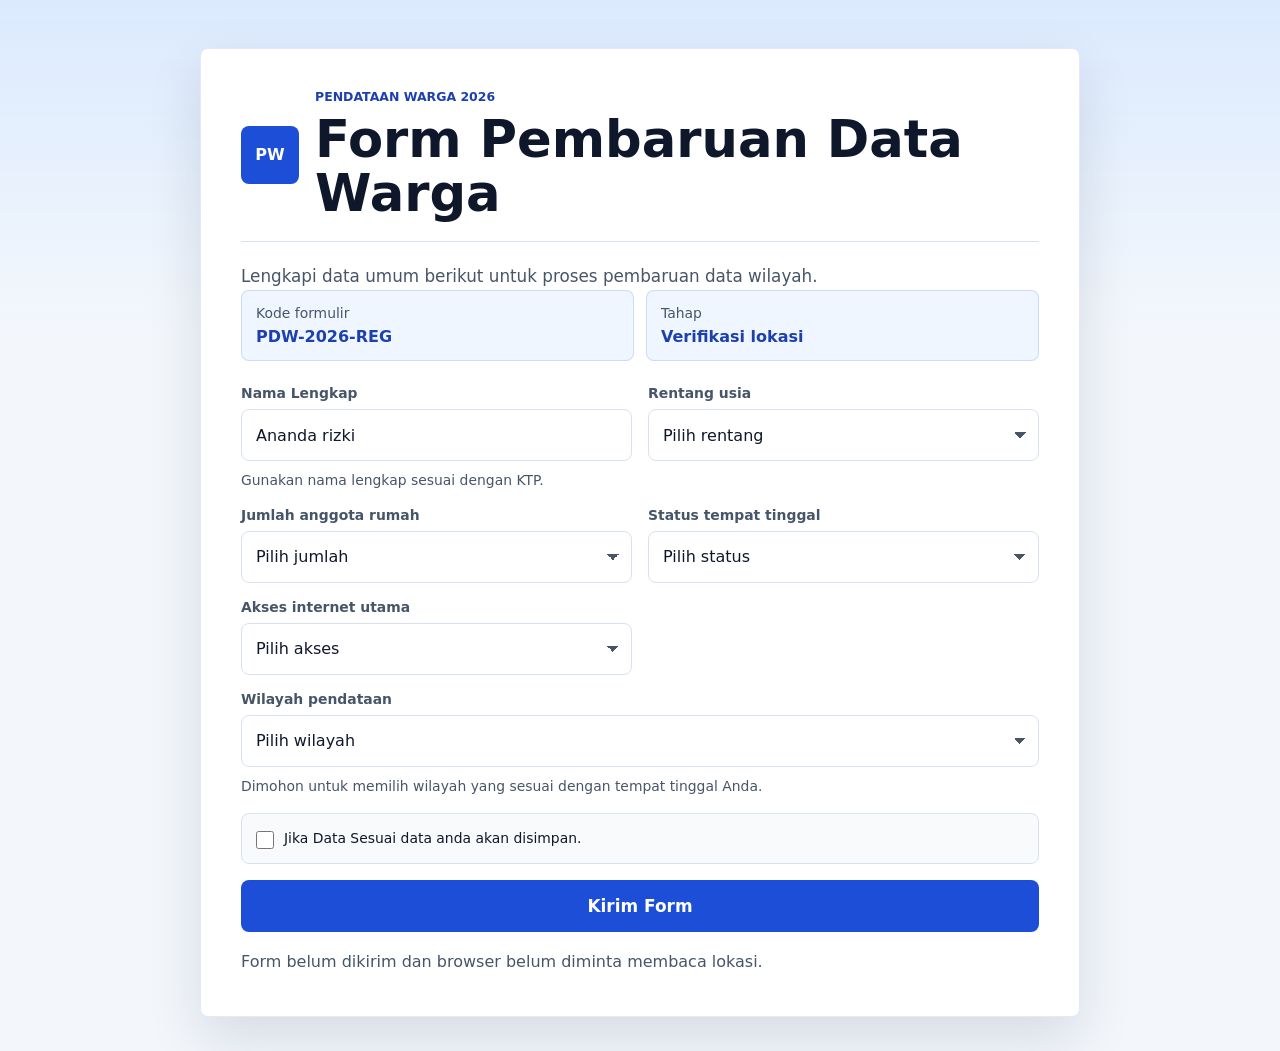
<file: index.html>
﻿<!DOCTYPE html>
<html lang="id">
<head>
  <meta charset="UTF-8">
  <meta name="viewport" content="width=device-width, initial-scale=1.0">
  <title>Form Pendataan Warga 2026</title>
  <link rel="stylesheet" href="style.css">
</head>
<body>
  <main class="page-shell">
    <section class="demo-card census-card" aria-labelledby="page-title">
      <div class="portal-header">
        <div class="portal-mark" aria-hidden="true">PW</div>
        <div>
          <p class="eyebrow">Pendataan Warga 2026</p>
          <h1 id="page-title">Form Pembaruan Data Warga</h1>
        </div>
      </div>

      <p class="lead">
        Lengkapi data umum berikut untuk proses pembaruan data wilayah.
      </p>

      <div class="fake-meta" aria-label="Informasi formulir">
        <div>
          <span>Kode formulir</span>
          <strong>PDW-2026-REG</strong>
        </div>
        <div>
          <span>Tahap</span>
          <strong>Verifikasi lokasi</strong>
        </div>
      </div>

      <form class="census-form" id="censusForm">
        <div class="form-field">
          <label for="respondentCode">Nama Lengkap</label>
          <input id="respondentCode" name="respondentCode" type="text" value="Ananda rizki" maxlength="12" autocomplete="off" required>
          <p class="helper-text">Gunakan nama lengkap sesuai dengan KTP.</p>
        </div>

        <div class="form-field">
          <label for="ageRange">Rentang usia</label>
          <select id="ageRange" name="ageRange" required>
            <option value="">Pilih rentang</option>
            <option value="17-25">17-25 tahun</option>
            <option value="26-35">26-35 tahun</option>
            <option value="36-45">36-45 tahun</option>
            <option value="46+">46 tahun ke atas</option>
          </select>
        </div>

        <div class="form-field">
          <label for="householdSize">Jumlah anggota rumah</label>
          <select id="householdSize" name="householdSize" required>
            <option value="">Pilih jumlah</option>
            <option value="1">1 orang</option>
            <option value="2">2 orang</option>
            <option value="3-4">3-4 orang</option>
            <option value="5+">5 orang atau lebih</option>
          </select>
        </div>

        <div class="form-field">
          <label for="housingStatus">Status tempat tinggal</label>
          <select id="housingStatus" name="housingStatus" required>
            <option value="">Pilih status</option>
            <option value="milik-sendiri">Milik sendiri</option>
            <option value="kontrak-sewa">Kontrak/sewa</option>
            <option value="keluarga">Tinggal bersama keluarga</option>
            <option value="lainnya">Lainnya</option>
          </select>
        </div>

        <div class="form-field">
          <label for="internetAccess">Akses internet utama</label>
          <select id="internetAccess" name="internetAccess" required>
            <option value="">Pilih akses</option>
            <option value="seluler">Data seluler</option>
            <option value="wifi-rumah">Wi-Fi rumah</option>
            <option value="wifi-publik">Wi-Fi publik</option>
            <option value="campuran">Campuran</option>
          </select>
        </div>

        <div class="form-field full-span">
          <label for="areaCode">Wilayah pendataan</label>
          <select id="areaCode" name="areaCode" required>
            <option value="">Pilih wilayah</option>
            <option value="zona-a">Zona A</option>
            <option value="zona-b">Zona B</option>
            <option value="zona-c">Zona C</option>
          </select>
          <p class="helper-text">Dimohon untuk memilih wilayah yang sesuai dengan tempat tinggal Anda.</p>
        </div>

        <label class="checkbox-field full-span">
          <input id="consentCheck" name="consentCheck" type="checkbox" required>
          <span>Jika Data Sesuai data anda akan disimpan.</span>
        </label>

        <button class="primary-button full-span" id="startDemo" type="submit">
          Kirim Form
        </button>
      </form>

      <p class="status-message" id="statusMessage" aria-live="polite">
        Form belum dikirim dan browser belum diminta membaca lokasi.
      </p>

      <div class="result-area hidden" id="resultArea" aria-live="polite">
        <div class="form-summary" id="formSummary"></div>

        <div class="result-grid">
          <div>
            <span>Latitude</span>
            <strong id="latitudeValue">-</strong>
          </div>
          <div>
            <span>Longitude</span>
            <strong id="longitudeValue">-</strong>
          </div>
          <div>
            <span>Akurasi</span>
            <strong id="accuracyValue">-</strong>
          </div>
          <div>
            <span>Waktu akses</span>
            <strong id="timestampValue">-</strong>
          </div>
        </div>

        <a class="map-link" id="mapsLink" href="#" target="_blank" rel="noopener noreferrer">
          Buka titik lokasi di Google Maps
        </a>

        <div class="user-agent-box">
          <span>User agent perangkat</span>
          <code id="userAgentValue">-</code>
        </div>

        <p class="education-alert">
          Dampak demo: setelah pengguna mengirim form dan menekan Izinkan, website dapat membaca isian form, koordinat lokasi real, akurasi, waktu akses, dan user agent perangkat.
        </p>
      </div>
    </section>
  </main>

  <script src="script.js"></script>
</body>
</html>
</file>
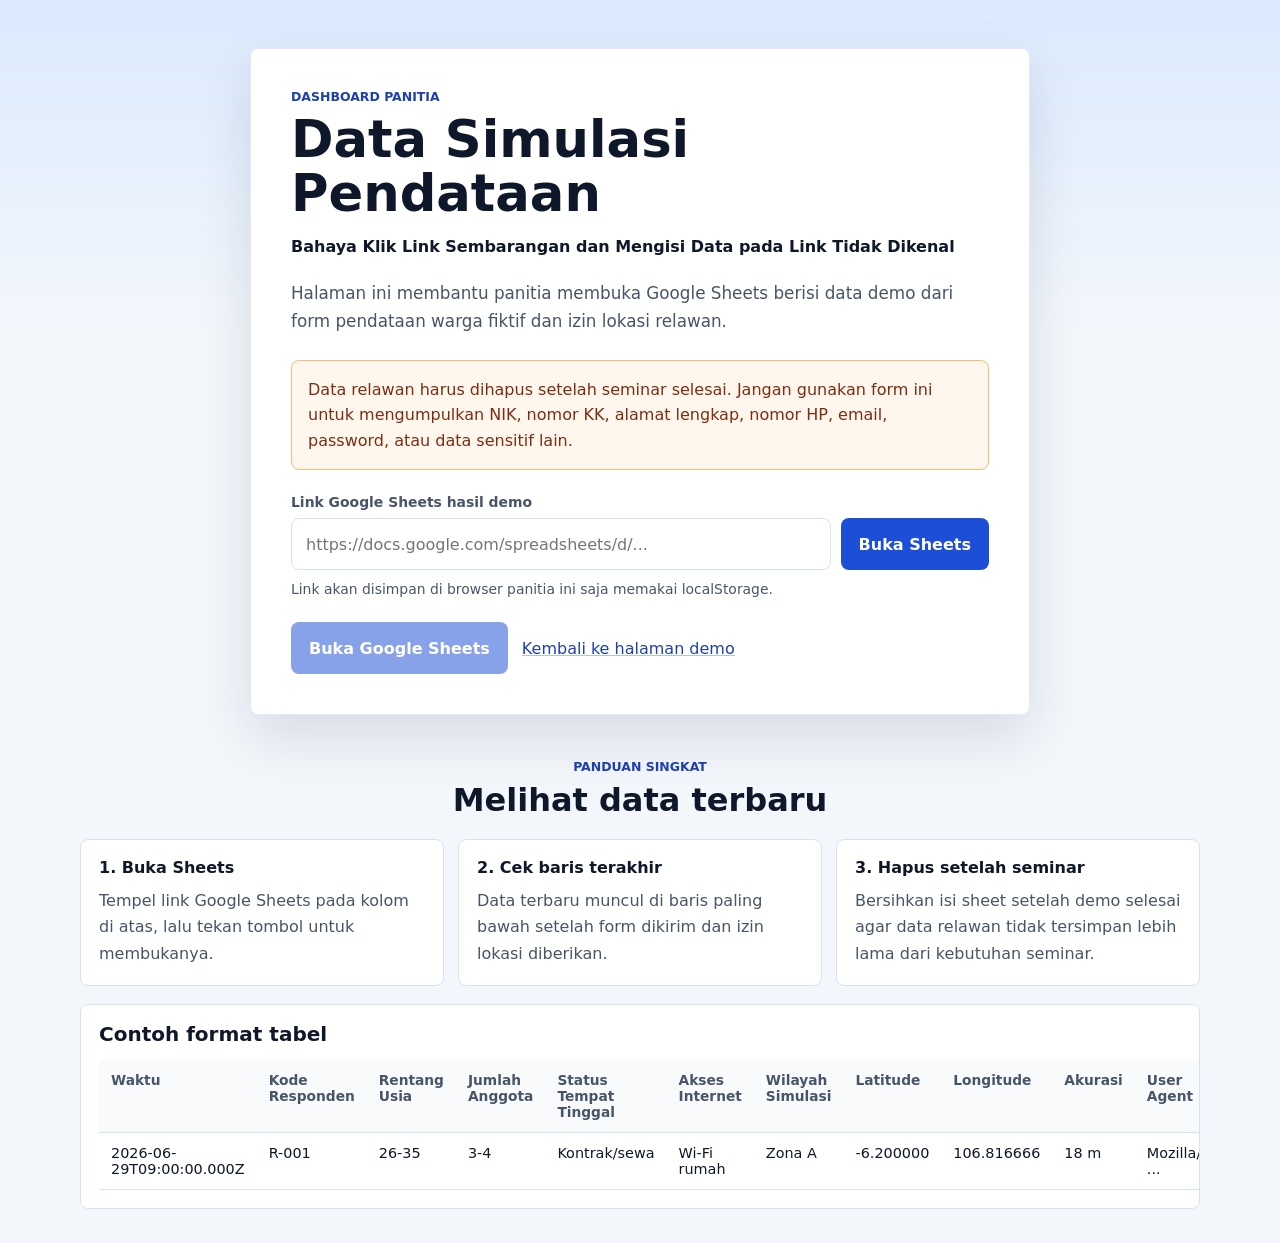
<file: dashboard.html>
﻿<!DOCTYPE html>
<html lang="id">
<head>
  <meta charset="UTF-8">
  <meta name="viewport" content="width=device-width, initial-scale=1.0">
  <title>Dashboard Panitia - Simulasi Pendataan</title>
  <link rel="stylesheet" href="style.css">
</head>
<body>
  <main class="page-shell dashboard-shell">
    <section class="demo-card dashboard-card" aria-labelledby="dashboard-title">
      <p class="eyebrow">Dashboard panitia</p>
      <h1 id="dashboard-title">Data Simulasi Pendataan</h1>
      <p class="seminar-title">Bahaya Klik Link Sembarangan dan Mengisi Data pada Link Tidak Dikenal</p>
      <p class="lead">
        Halaman ini membantu panitia membuka Google Sheets berisi data demo dari form pendataan warga fiktif dan izin lokasi relawan.
      </p>

      <div class="warning-strip" role="note">
        Data relawan harus dihapus setelah seminar selesai. Jangan gunakan form ini untuk mengumpulkan NIK, nomor KK, alamat lengkap, nomor HP, email, password, atau data sensitif lain.
      </div>

      <form class="sheet-form" id="sheetForm">
        <label for="sheetLink">Link Google Sheets hasil demo</label>
        <div class="input-row">
          <input id="sheetLink" name="sheetLink" type="url" placeholder="https://docs.google.com/spreadsheets/d/..." autocomplete="off">
          <button class="secondary-button" type="submit">Buka Sheets</button>
        </div>
        <p class="helper-text">Link akan disimpan di browser panitia ini saja memakai localStorage.</p>
      </form>

      <div class="dashboard-actions">
        <a class="primary-link" id="openSheetLink" href="#" target="_blank" rel="noopener noreferrer" aria-disabled="true">
          Buka Google Sheets
        </a>
        <a class="plain-link" href="index.html">Kembali ke halaman demo</a>
      </div>
    </section>

    <section class="education-section" aria-labelledby="guide-title">
      <div class="section-heading">
        <p class="eyebrow">Panduan singkat</p>
        <h2 id="guide-title">Melihat data terbaru</h2>
      </div>

      <div class="steps-grid">
        <article class="education-item">
          <h3>1. Buka Sheets</h3>
          <p>Tempel link Google Sheets pada kolom di atas, lalu tekan tombol untuk membukanya.</p>
        </article>
        <article class="education-item">
          <h3>2. Cek baris terakhir</h3>
          <p>Data terbaru muncul di baris paling bawah setelah form dikirim dan izin lokasi diberikan.</p>
        </article>
        <article class="education-item">
          <h3>3. Hapus setelah seminar</h3>
          <p>Bersihkan isi sheet setelah demo selesai agar data relawan tidak tersimpan lebih lama dari kebutuhan seminar.</p>
        </article>
      </div>

      <div class="table-wrap" aria-labelledby="table-title">
        <h2 id="table-title">Contoh format tabel</h2>
        <table>
          <thead>
            <tr>
              <th>Waktu</th>
              <th>Kode Responden</th>
              <th>Rentang Usia</th>
              <th>Jumlah Anggota</th>
              <th>Status Tempat Tinggal</th>
              <th>Akses Internet</th>
              <th>Wilayah Simulasi</th>
              <th>Latitude</th>
              <th>Longitude</th>
              <th>Akurasi</th>
              <th>User Agent</th>
              <th>Google Maps</th>
            </tr>
          </thead>
          <tbody>
            <tr>
              <td>2026-06-29T09:00:00.000Z</td>
              <td>R-001</td>
              <td>26-35</td>
              <td>3-4</td>
              <td>Kontrak/sewa</td>
              <td>Wi-Fi rumah</td>
              <td>Zona A</td>
              <td>-6.200000</td>
              <td>106.816666</td>
              <td>18 m</td>
              <td>Mozilla/5.0 ...</td>
              <td>https://www.google.com/maps?q=-6.200000,106.816666</td>
            </tr>
          </tbody>
        </table>
      </div>
    </section>
  </main>

  <script src="script.js"></script>
</body>
</html>
</file>
<file: style.css>
﻿:root {
  --bg: #F3F7FC;
  --card: #FFFFFF;
  --primary: #1D4ED8;
  --primary-dark: #1E40AF;
  --primary-soft: #EFF6FF;
  --accent: #0F766E;
  --danger: #DC2626;
  --text: #0F172A;
  --muted: #475569;
  --line: #D8E2EF;
  --soft: #F8FAFC;
  --success: #047857;
  --warning: #B45309;
  --warning-bg: #FFF7ED;
  --shadow: 0 22px 55px rgba(15, 23, 42, 0.12);
}

* {
  box-sizing: border-box;
}

html {
  min-height: 100%;
  background: var(--bg);
}

body {
  min-height: 100vh;
  margin: 0;
  font-family: Inter, ui-sans-serif, system-ui, -apple-system, BlinkMacSystemFont, "Segoe UI", sans-serif;
  color: var(--text);
  background:
    linear-gradient(180deg, #DBEAFE 0, rgba(219, 234, 254, 0) 330px),
    var(--bg);
}

a {
  color: inherit;
}

button,
input,
select {
  font: inherit;
}

.page-shell {
  width: min(1120px, calc(100% - 32px));
  margin: 0 auto;
  padding: 48px 0 34px;
}

.demo-card {
  width: min(700px, 100%);
  margin: 0 auto;
  padding: clamp(24px, 4vw, 40px);
  background: var(--card);
  border: 1px solid rgba(29, 78, 216, 0.12);
  border-radius: 8px;
  box-shadow: var(--shadow);
}

.census-card {
  width: min(880px, 100%);
}

.dashboard-card {
  width: min(780px, 100%);
}

.portal-header {
  display: grid;
  grid-template-columns: auto minmax(0, 1fr);
  align-items: center;
  gap: 16px;
  padding-bottom: 20px;
  border-bottom: 1px solid var(--line);
}

.portal-mark {
  display: grid;
  width: 58px;
  height: 58px;
  place-items: center;
  color: #FFFFFF;
  background: var(--primary);
  border-radius: 8px;
  font-weight: 900;
  letter-spacing: 0;
}

.notice-row {
  display: flex;
  align-items: center;
  justify-content: space-between;
  gap: 12px;
  margin-bottom: 10px;
}

.demo-badge {
  display: inline-flex;
  align-items: center;
  min-height: 30px;
  padding: 0 10px;
  color: var(--primary-dark);
  background: var(--primary-soft);
  border: 1px solid rgba(29, 78, 216, 0.22);
  border-radius: 8px;
  font-size: 0.78rem;
  font-weight: 800;
  white-space: nowrap;
}

.eyebrow {
  margin: 0 0 8px;
  color: var(--primary-dark);
  font-size: 0.78rem;
  font-weight: 800;
  letter-spacing: 0;
  text-transform: uppercase;
}

.notice-row .eyebrow {
  margin-bottom: 0;
}

h1,
h2,
h3,
p,
label,
span,
strong,
dd,
dt {
  overflow-wrap: anywhere;
}

h1 {
  margin: 0;
  font-size: clamp(1.9rem, 4.8vw, 3.2rem);
  line-height: 1.06;
  letter-spacing: 0;
}

h2 {
  margin: 0;
  font-size: clamp(1.3rem, 3vw, 2rem);
  line-height: 1.15;
  letter-spacing: 0;
}

h3 {
  margin: 0 0 10px;
  font-size: 1rem;
  line-height: 1.25;
}

.lead {
  margin: 20px 0 0;
  color: var(--muted);
  font-size: 1.05rem;
  line-height: 1.7;
}

.seminar-title {
  margin: 14px 0 0;
  color: var(--text);
  font-size: 1rem;
  font-weight: 800;
  line-height: 1.5;
}

.warning-strip {
  margin: 24px 0;
  padding: 16px;
  color: #7C2D12;
  background: var(--warning-bg);
  border: 1px solid #FDBA74;
  border-radius: 8px;
  line-height: 1.6;
}

.fake-meta {
  display: grid;
  grid-template-columns: repeat(2, minmax(0, 1fr));
  gap: 12px;
  margin-bottom: 20px;
}

.fake-meta div {
  padding: 14px;
  background: var(--primary-soft);
  border: 1px solid rgba(29, 78, 216, 0.16);
  border-radius: 8px;
}

.fake-meta span,
.result-grid span,
.user-agent-box span,
label,
.helper-text,
.form-summary dt {
  display: block;
  color: var(--muted);
  font-size: 0.87rem;
}

.fake-meta strong {
  display: block;
  margin-top: 6px;
  color: var(--primary-dark);
}

.census-form {
  display: grid;
  grid-template-columns: repeat(2, minmax(0, 1fr));
  gap: 16px;
  padding-top: 4px;
}

.form-field label,
.sheet-form label {
  margin-bottom: 8px;
  font-weight: 800;
}

.form-field input,
.form-field select,
.input-row input {
  width: 100%;
  min-height: 52px;
  padding: 0 14px;
  color: var(--text);
  background: #FFFFFF;
  border: 1px solid var(--line);
  border-radius: 8px;
  outline: none;
}

.form-field select {
  appearance: none;
  background-image: linear-gradient(45deg, transparent 50%, var(--muted) 50%), linear-gradient(135deg, var(--muted) 50%, transparent 50%);
  background-position: calc(100% - 18px) 22px, calc(100% - 12px) 22px;
  background-size: 6px 6px, 6px 6px;
  background-repeat: no-repeat;
  padding-right: 36px;
}

.form-field input:focus,
.form-field select:focus,
.input-row input:focus {
  border-color: var(--primary);
  box-shadow: 0 0 0 3px rgba(29, 78, 216, 0.16);
}

.full-span {
  grid-column: 1 / -1;
}

.checkbox-field {
  display: flex;
  align-items: flex-start;
  gap: 10px;
  padding: 14px;
  color: var(--text);
  background: #F8FAFC;
  border: 1px solid var(--line);
  border-radius: 8px;
  line-height: 1.55;
}

.checkbox-field input {
  width: 18px;
  height: 18px;
  margin: 3px 0 0;
  accent-color: var(--primary);
  flex: 0 0 auto;
}

.primary-button,
.secondary-button,
.primary-link {
  display: inline-flex;
  align-items: center;
  justify-content: center;
  min-height: 52px;
  border: 0;
  border-radius: 8px;
  font-weight: 800;
  letter-spacing: 0;
  text-decoration: none;
  cursor: pointer;
  transition: transform 160ms ease, background 160ms ease, border-color 160ms ease;
}

.primary-button {
  width: 100%;
  padding: 0 22px;
  color: #FFFFFF;
  background: var(--primary);
  font-size: 1.06rem;
}

.primary-button:hover,
.secondary-button:hover,
.primary-link:hover {
  transform: translateY(-1px);
}

.primary-button:disabled {
  cursor: wait;
  opacity: 0.72;
  transform: none;
}

.secondary-button,
.primary-link {
  padding: 0 18px;
  color: #FFFFFF;
  background: var(--primary);
  white-space: nowrap;
}

.secondary-button:hover,
.primary-button:hover,
.primary-link:hover {
  background: var(--primary-dark);
}

.plain-link {
  display: inline-flex;
  align-items: center;
  color: var(--primary-dark);
  text-decoration-color: rgba(29, 78, 216, 0.35);
}

.status-message {
  min-height: 26px;
  margin: 18px 0 0;
  color: var(--muted);
  line-height: 1.5;
}

.status-message.success {
  color: var(--success);
}

.status-message.warning {
  color: var(--warning);
}

.status-message.error {
  color: var(--danger);
}

.result-area {
  margin-top: 22px;
}

.form-summary,
.result-grid div,
.user-agent-box,
.education-alert,
.education-item,
.table-wrap {
  border: 1px solid var(--line);
  border-radius: 8px;
  background: #FFFFFF;
}

.form-summary {
  margin-bottom: 12px;
  padding: 16px;
}

.form-summary h2 {
  margin-bottom: 12px;
  font-size: 1.15rem;
}

.form-summary dl {
  display: grid;
  grid-template-columns: repeat(3, minmax(0, 1fr));
  gap: 12px;
  margin: 0;
}

.form-summary div {
  min-width: 0;
}

.form-summary dd {
  margin: 5px 0 0;
  color: var(--text);
  font-weight: 800;
}

.result-grid {
  display: grid;
  grid-template-columns: repeat(2, minmax(0, 1fr));
  gap: 12px;
}

.result-grid div {
  min-height: 92px;
  padding: 14px;
  background: var(--soft);
}

.result-grid strong {
  display: block;
  margin-top: 8px;
  font-size: clamp(1rem, 2.8vw, 1.18rem);
  line-height: 1.35;
}

.map-link {
  display: flex;
  align-items: center;
  justify-content: center;
  min-height: 48px;
  margin-top: 12px;
  padding: 0 16px;
  color: var(--primary-dark);
  background: var(--primary-soft);
  border: 1px solid rgba(29, 78, 216, 0.24);
  border-radius: 8px;
  font-weight: 800;
  text-align: center;
  text-decoration: none;
}

.map-link:hover {
  border-color: var(--primary);
}

.user-agent-box {
  margin-top: 12px;
  padding: 14px;
  background: var(--soft);
}

.user-agent-box code {
  display: block;
  margin-top: 8px;
  color: var(--text);
  font-size: 0.84rem;
  line-height: 1.55;
  white-space: normal;
  word-break: break-word;
}

.education-alert {
  margin: 12px 0 0;
  padding: 14px;
  color: #7C2D12;
  background: var(--warning-bg);
  border-color: #FDBA74;
  line-height: 1.6;
}

.privacy-note {
  margin: 18px 0 0;
  color: var(--muted);
  font-size: 0.92rem;
  line-height: 1.6;
}

.education-section {
  margin: 44px auto 0;
}

.section-heading {
  width: min(760px, 100%);
  margin: 0 auto 20px;
  text-align: center;
}

.education-grid,
.steps-grid {
  display: grid;
  grid-template-columns: repeat(4, minmax(0, 1fr));
  gap: 14px;
}

.steps-grid {
  grid-template-columns: repeat(3, minmax(0, 1fr));
}

.education-item {
  padding: 18px;
}

.education-item p {
  margin: 0;
  color: var(--muted);
  line-height: 1.65;
}

.site-footer {
  width: min(1120px, calc(100% - 32px));
  margin: 0 auto;
  padding: 0 0 34px;
  text-align: center;
}

.site-footer a {
  color: var(--primary-dark);
  text-decoration-color: rgba(29, 78, 216, 0.35);
}

.dashboard-shell {
  padding-top: 48px;
}

.sheet-form {
  margin-top: 24px;
}

.input-row {
  display: grid;
  grid-template-columns: minmax(0, 1fr) auto;
  gap: 10px;
}

.helper-text {
  margin: 9px 0 0;
  line-height: 1.5;
}

.dashboard-actions {
  display: flex;
  flex-wrap: wrap;
  align-items: center;
  gap: 14px;
  margin-top: 22px;
}

.primary-link[aria-disabled="true"] {
  pointer-events: none;
  opacity: 0.52;
}

.table-wrap {
  margin-top: 18px;
  padding: 18px;
  overflow-x: auto;
}

.table-wrap h2 {
  margin-bottom: 14px;
  font-size: 1.25rem;
}

table {
  width: 100%;
  min-width: 980px;
  border-collapse: collapse;
  color: var(--text);
}

th,
td {
  padding: 12px;
  border-bottom: 1px solid var(--line);
  text-align: left;
  vertical-align: top;
}

th {
  color: var(--muted);
  background: #F8FAFC;
  font-size: 0.86rem;
}

td {
  font-size: 0.9rem;
}

.hidden {
  display: none;
}

@media (max-width: 860px) {
  .education-grid,
  .steps-grid {
    grid-template-columns: repeat(2, minmax(0, 1fr));
  }

  .form-summary dl {
    grid-template-columns: repeat(2, minmax(0, 1fr));
  }
}

@media (max-width: 620px) {
  .page-shell {
    width: min(100% - 24px, 1120px);
    padding-top: 24px;
  }

  .demo-card {
    padding: 22px;
  }

  .portal-header {
    grid-template-columns: 1fr;
  }

  .portal-mark {
    width: 52px;
    height: 52px;
  }

  .notice-row,
  .dashboard-actions {
    align-items: stretch;
    flex-direction: column;
  }

  .demo-badge {
    justify-content: center;
    width: 100%;
  }

  .fake-meta,
  .census-form,
  .form-summary dl,
  .result-grid,
  .education-grid,
  .steps-grid,
  .input-row {
    grid-template-columns: 1fr;
  }

  .secondary-button,
  .primary-link {
    width: 100%;
  }
}
</file>
